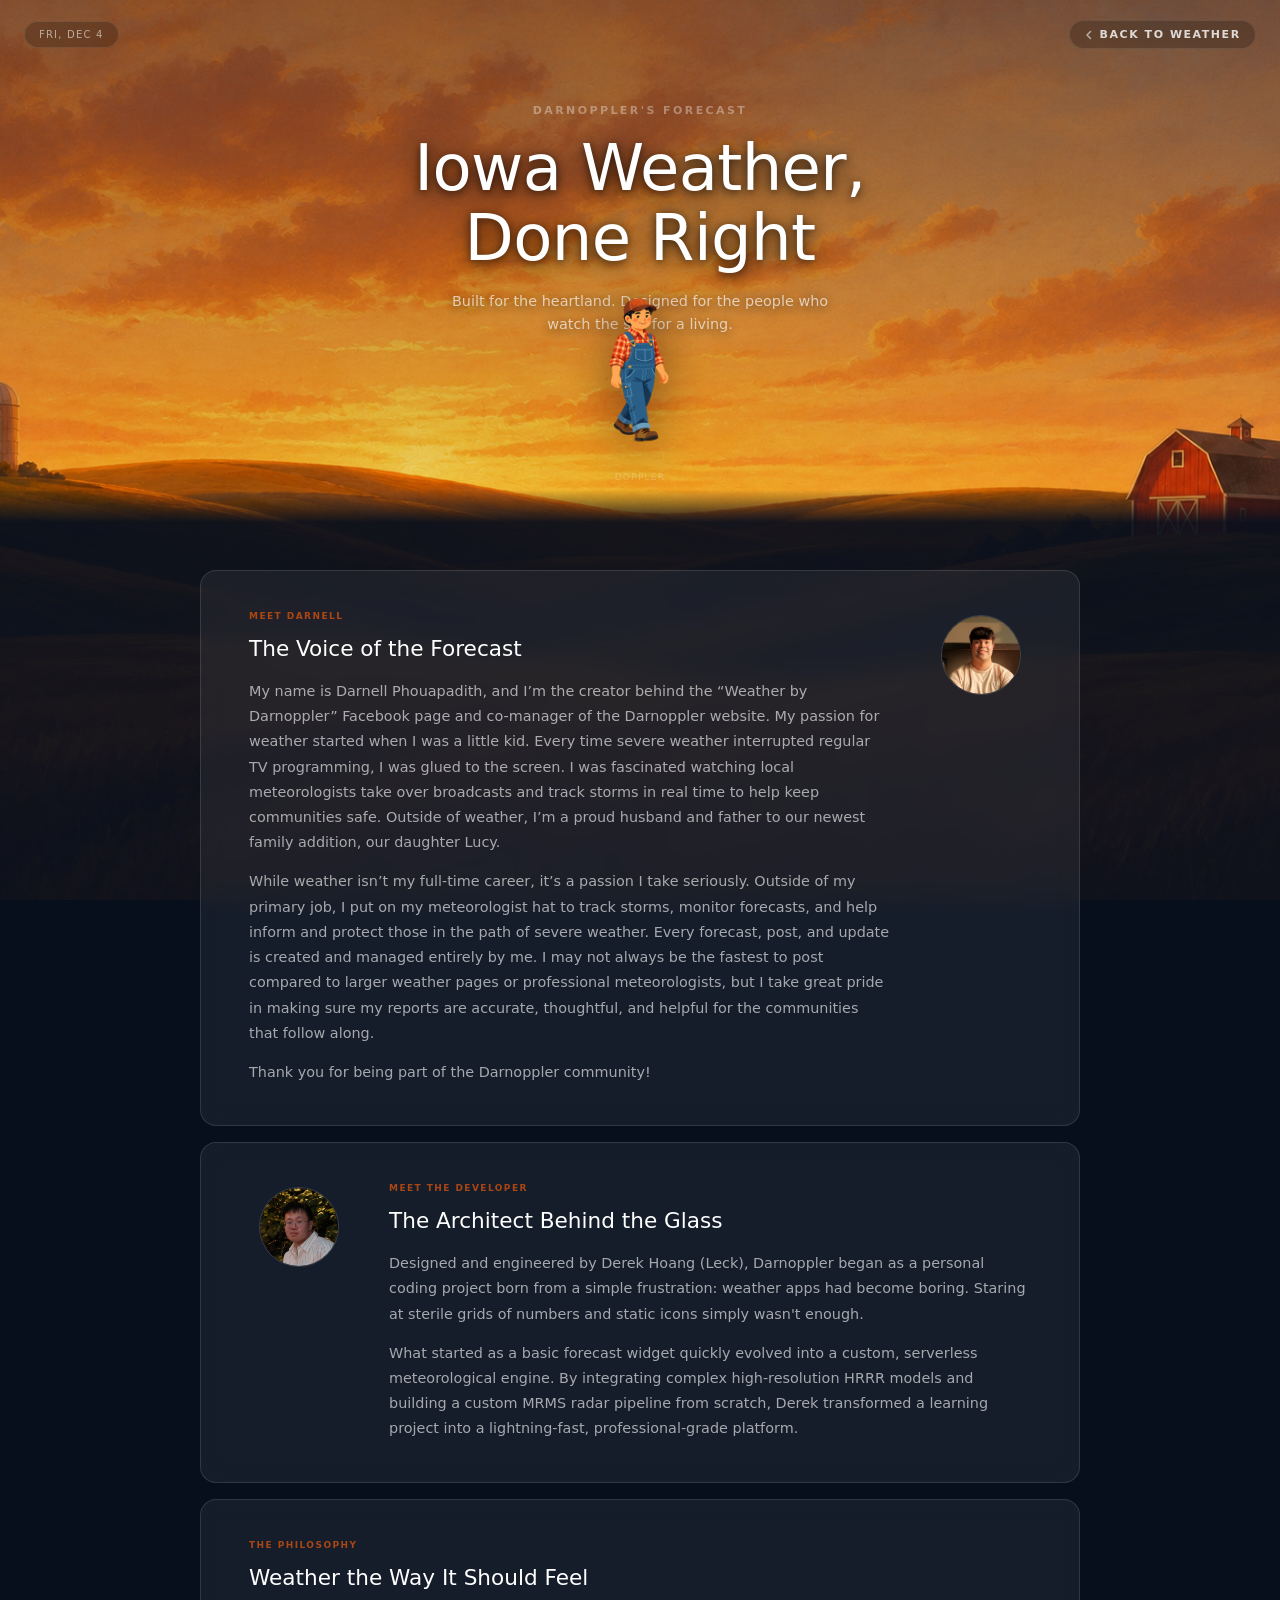
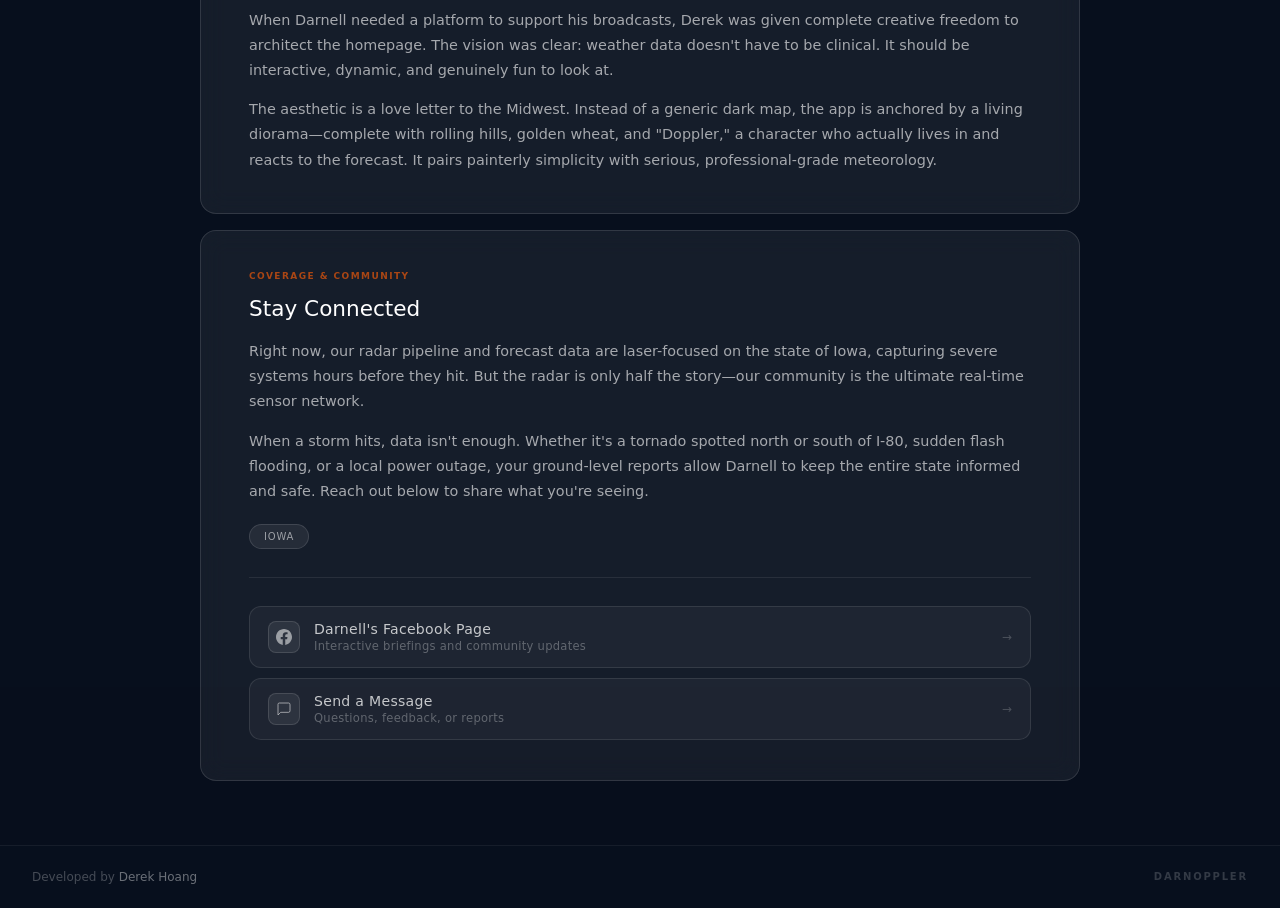
<file: about/index.html>
<!DOCTYPE html>
<html lang="en">
<head>
  <meta charset="UTF-8">
  <meta name="viewport" content="width=device-width, initial-scale=1.0">
  <title>About · Darnoppler's Forecast</title>
  <link rel="icon" type="image/x-icon" href="../img/darnoppler_mascot.jpg">
  <style>
    /* ── RESET ─────────────────────────────────────────────────────── */
    *, *::before, *::after {
      margin: 0;
      padding: 0;
      box-sizing: border-box;
    }

    /* ── VARIABLES ─────────────────────────────────────────────────── */
    :root {
      --navy:         #1a2e4a;
      --blue:         #3b82f6;
      --blue-light:   #60a5fa;
      --white:        #ffffff;
      --glass-bg:     rgba(255, 255, 255, 0.06);
      --glass-border: rgba(255, 255, 255, 0.12);

      --z-background: 10;
      --z-ui:         30;
      --z-header:    100;

      /* Dynamic kicker color — overwritten by JS on load */
      --time-kicker: rgba(255, 248, 220, 0.95);
    }

    /* ── BODY ──────────────────────────────────────────────────────── */
    body {
      font-family: system-ui, -apple-system, BlinkMacSystemFont, "Segoe UI", sans-serif;
      background-color: #030a14;
      min-height: 100vh;
      color: white;
      overflow-x: hidden;
    }

    html {
      scrollbar-width: thin;
      scrollbar-color: rgba(255,255,255,0.1) transparent;
    }
    html::-webkit-scrollbar { width: 6px; }
    html::-webkit-scrollbar-thumb { background: rgba(255,255,255,0.1); border-radius: 10px; }
    html::-webkit-scrollbar-track { background: transparent; }

    /* ── BACKGROUND WORLD ─────────────────────────────────────────── */
    .bg-world {
      position: fixed;
      inset: 0;
      z-index: var(--z-background);
      overflow: hidden;
      pointer-events: none;
    }

    .bg-image {
      position: absolute;
      inset: 0;
      background-size: cover;
      background-position: center bottom;
      background-repeat: no-repeat;
      transition: opacity 2s ease-in-out;
    }

    .bg-image.day     { background-image: url('../img/bg-day.png'); }
    .bg-image.night   { background-image: url('../img/bg-night.png'); }
    .bg-image.morning { background-image: url('../img/bg-morning.png'); }
    .bg-image.evening { background-image: url('../img/bg-evening.png'); }

    .bg-overlay {
      position: absolute;
      inset: 0;
      transition: background 2s ease-in-out;
    }

    .bg-overlay.day {
      background: linear-gradient(180deg,
        rgba(10,60,120,0.15) 0%,
        rgba(20,80,140,0.05) 40%,
        transparent 70%
      );
    }
    .bg-overlay.night {
      background: linear-gradient(180deg,
        rgba(0,5,30,0.35) 0%,
        rgba(0,10,40,0.15) 50%,
        transparent 80%
      );
    }
    .bg-overlay.morning {
      background: linear-gradient(180deg,
        rgba(80,30,0,0.2) 0%,
        rgba(120,60,0,0.05) 50%,
        transparent 75%
      );
    }
    .bg-overlay.evening {
      background: linear-gradient(180deg,
        rgba(120,50,0,0.25) 0%,
        rgba(100,40,0,0.08) 50%,
        transparent 75%
      );
    }

    /* ── PAGE CONTAINER ───────────────────────────────────────────── */
    .page {
      position: relative;
      z-index: var(--z-ui);
      width: 100%;
      min-height: 100vh;
      display: flex;
      flex-direction: column;
    }

    /* ── TOP BAR ──────────────────────────────────────────────────── */
    .about-topbar {
      position: fixed;
      top: 0;
      left: 0;
      right: 0;
      z-index: var(--z-header);
      display: flex;
      align-items: center;
      justify-content: space-between;
      padding: 20px 24px;
      gap: 12px;
    }

    .topbar-date {
      font-size: 10px;
      color: rgba(255,255,255,0.55);
      letter-spacing: 0.12em;
      text-transform: uppercase;
      background: rgba(0,0,0,0.22);
      backdrop-filter: blur(8px);
      -webkit-backdrop-filter: blur(8px);
      padding: 7px 14px;
      border-radius: 20px;
      white-space: nowrap;
      border: 0.5px solid rgba(255,255,255,0.1);
    }

    .topbar-back {
      font-size: 11px;
      font-weight: 600;
      color: rgba(255,255,255,0.8);
      letter-spacing: 0.14em;
      text-transform: uppercase;
      background: rgba(0,0,0,0.22);
      backdrop-filter: blur(8px);
      -webkit-backdrop-filter: blur(8px);
      padding: 7px 14px;
      border-radius: 20px;
      white-space: nowrap;
      border: 0.5px solid rgba(255,255,255,0.1);
      text-decoration: none;
      transition: opacity 0.2s ease, background 0.2s ease;
      display: flex;
      align-items: center;
      gap: 6px;
    }

    .topbar-back:hover {
      opacity: 0.7;
      background: rgba(0,0,0,0.4);
    }

    .topbar-back svg {
      width: 10px;
      height: 10px;
      opacity: 0.7;
    }

    /* ── HERO SECTION ─────────────────────────────────────────────── */
    .about-hero {
      display: flex;
      flex-direction: column;
      align-items: center;
      justify-content: flex-start;
      padding: calc(64px + 40px) 24px 0;
      text-align: center;
      height: 58vh;
      min-height: 420px;
      position: relative;
    }

    /* Scrim behind the hero text */
    .about-hero::before {
      content: '';
      position: absolute;
      inset: 0;
      background: linear-gradient(180deg,
        rgba(0,0,0,0.28) 0%,
        rgba(0,0,0,0.12) 55%,
        transparent 100%
      );
      pointer-events: none;
    }

    .hero-wordmark {
      font-size: 11px;
      font-weight: 600;
      letter-spacing: 0.22em;
      text-transform: uppercase;
      color: rgba(255,255,255,0.35);
      margin-bottom: 16px;
      position: relative;
    }

    .hero-title {
      font-size: clamp(2.4rem, 6vw, 4rem);
      font-weight: 200;
      color: white;
      letter-spacing: -0.01em;
      line-height: 1.1;
      text-shadow: 0px 4px 24px rgba(0,0,0,0.8), 0 2px 8px rgba(0,0,0,0.6);
      margin-bottom: 16px;
      position: relative;
    }

    .hero-subtitle {
      font-size: 0.9rem;
      font-weight: 300;
      color: rgba(255,255,255,0.65);
      max-width: 400px;
      line-height: 1.6;
      text-shadow: 0 2px 12px rgba(0,0,0,0.7);
      position: relative;
    }

    /* ── MASCOT ───────────────────────────────────────────────────── */
    .mascot-wrap {
      position: absolute;
      bottom: 40px;
      left: 50%;
      transform: translateX(-50%);
      display: flex;
      flex-direction: column;
      align-items: center;
      gap: 8px;
      animation: mascotFloat 4s ease-in-out infinite;
    }

    @keyframes mascotFloat {
      0%, 100% { transform: translateX(-50%) translateY(0px); }
      50%       { transform: translateX(-50%) translateY(-8px); }
    }

    .mascot-wrap img {
      width: 120px;
      height: auto;
      filter: drop-shadow(0 8px 24px rgba(0,0,0,0.45));
    }

    .mascot-label {
      font-size: 9px;
      color: rgba(255,255,255,0.25);
      letter-spacing: 0.14em;
      text-transform: uppercase;
    }

    /* ── DARK CONTENT AREA ────────────────────────────────────────── */
    .about-content {
      background: rgba(8,16,30,0.92);
      flex: 1;
      padding: 48px 24px 64px;
      position: relative;
    }

    /* Short feather at the seam */
    .about-content::before {
      content: '';
      position: absolute;
      top: -32px;
      left: 0;
      right: 0;
      height: 32px;
      background: linear-gradient(to top, rgba(8,16,30,0.92) 0%, transparent 100%);
      pointer-events: none;
    }

    .content-inner {
      max-width: 880px;
      margin: 0 auto;
      display: flex;
      flex-direction: column;
      gap: 16px;
    }

    /* ── GLASS CARDS ──────────────────────────────────────────────── */
    .about-card {
      background: rgba(255,255,255,0.06);
      backdrop-filter: blur(12px);
      -webkit-backdrop-filter: blur(12px);
      border: 0.5px solid rgba(255,255,255,0.12);
      border-radius: 16px;
      padding: 40px 48px;
      opacity: 0;
      transform: translateY(16px);
      transition: opacity 0.5s ease, transform 0.5s ease;
    }

    .about-card.visible {
      opacity: 1;
      transform: translateY(0);
    }

    .card-eyebrow {
      font-size: 9px;
      font-weight: 600;
      letter-spacing: 0.16em;
      text-transform: uppercase;
      color: var(--time-kicker, rgba(255,248,220,0.95));
      margin-bottom: 14px;
      transition: color 2s ease;
    }

    .card-title {
      font-size: 1.35rem;
      font-weight: 300;
      color: white;
      margin-bottom: 16px;
      line-height: 1.3;
    }

    .card-body {
      font-size: 0.9rem;
      font-weight: 300;
      color: rgba(255,255,255,0.62);
      line-height: 1.75;
    }

    .card-body p { line-height: 1.75; }
    .card-body p + p { margin-top: 14px; }

    /* ── PERSON CARD LAYOUT (shared Darnell + Derek) ──────────────── */
    .person-card {
      display: grid;
      gap: 40px;
      align-items: start;
    }

    /* Darnell: text left, avatar right */
    .person-card.avatar-right {
      grid-template-columns: 1fr auto;
    }

    /* Derek: avatar left, text right */
    .person-card.avatar-left {
      grid-template-columns: auto 1fr;
    }

    .person-avatar-col {
      display: flex;
      align-items: flex-start;
      justify-content: center;
      width: 100px;
      padding-top: 4px;
    }

    .person-avatar {
      width: 80px;
      height: 80px;
      border-radius: 50%;
      object-fit: cover;
      border: 1.5px solid rgba(255,255,255,0.15);
      flex-shrink: 0;
    }

    .person-avatar-fallback {
      width: 80px;
      height: 80px;
      border-radius: 50%;
      background: rgba(255,255,255,0.08);
      border: 1.5px solid rgba(255,255,255,0.12);
      display: flex;
      align-items: center;
      justify-content: center;
      flex-shrink: 0;
    }

    .person-avatar-fallback svg {
      width: 36px;
      height: 36px;
      opacity: 0.3;
    }

    /* ── COVERAGE PILLS ───────────────────────────────────────────── */
    .coverage-states {
      margin-top: 20px;
      display: flex;
      flex-wrap: wrap;
      gap: 8px;
    }

    .state-pill {
      font-size: 10px;
      font-weight: 500;
      letter-spacing: 0.08em;
      text-transform: uppercase;
      color: rgba(255,255,255,0.55);
      background: rgba(255,255,255,0.07);
      border: 0.5px solid rgba(255,255,255,0.12);
      border-radius: 20px;
      padding: 6px 14px;
    }

    /* ── CARD DIVIDER ─────────────────────────────────────────────── */
    .card-divider {
      height: 0.5px;
      background: rgba(255,255,255,0.08);
      margin: 28px 0;
    }

    /* ── CONTACT LINKS ────────────────────────────────────────────── */
    .contact-links {
      display: flex;
      flex-direction: column;
      gap: 10px;
    }

    .contact-link {
      display: flex;
      align-items: center;
      gap: 14px;
      padding: 14px 18px;
      background: rgba(255,255,255,0.04);
      border: 0.5px solid rgba(255,255,255,0.1);
      border-radius: 12px;
      text-decoration: none;
      color: rgba(255,255,255,0.75);
      font-size: 0.88rem;
      font-weight: 300;
      letter-spacing: 0.02em;
      transition: background 0.2s ease, border-color 0.2s ease, color 0.2s ease;
    }

    .contact-link:hover {
      background: rgba(255,255,255,0.09);
      border-color: rgba(255,255,255,0.2);
      color: white;
    }

    .contact-link-icon {
      width: 32px;
      height: 32px;
      border-radius: 8px;
      background: rgba(255,255,255,0.07);
      border: 0.5px solid rgba(255,255,255,0.12);
      display: flex;
      align-items: center;
      justify-content: center;
      flex-shrink: 0;
    }

    .contact-link-icon svg {
      width: 16px;
      height: 16px;
      opacity: 0.7;
    }

    .contact-link-label { flex: 1; }

    .contact-link-sub {
      display: block;
      font-size: 0.72rem;
      color: rgba(255,255,255,0.3);
      margin-top: 2px;
    }

    .contact-link-arrow {
      font-size: 0.75rem;
      color: rgba(255,255,255,0.2);
    }

    /* ── FOOTER ───────────────────────────────────────────────────── */
    .about-footer {
      background: rgba(8,16,30,0.97);
      border-top: 0.5px solid rgba(255,255,255,0.06);
      padding: 24px 32px;
      display: flex;
      align-items: center;
      justify-content: space-between;
      gap: 16px;
    }

    .footer-credit {
      font-size: 0.75rem;
      color: rgba(255,255,255,0.25);
    }

    .footer-credit a {
      color: rgba(255,255,255,0.4);
      text-decoration: none;
      transition: color 0.2s ease;
    }

    .footer-credit a:hover { color: rgba(255,255,255,0.65); }

    .footer-wordmark {
      font-size: 10px;
      font-weight: 600;
      letter-spacing: 0.18em;
      text-transform: uppercase;
      color: rgba(255,255,255,0.18);
    }

    @media (max-width: 600px) {
      .about-card { padding: 24px 20px; }

      /* Stack photo above text instead of hiding it */
      .person-card {
        grid-template-columns: 1fr !important;
      }
      .person-avatar-col {
        display: flex;
        justify-content: center;
        margin-bottom: 8px;
      }

      /* Shrink avatar on mobile */
      .person-avatar-col img {
        width: 80px;
        height: 80px;
      }

      /* More hero height to prevent Doppler overlap */
      .about-hero {
        padding-top: calc(64px + 20px);
        height: 70vh;
        min-height: 460px;
      }

      /* Smaller mascot on SE */
      .mascot-wrap img {
        width: 80px;
      }

      .hero-title { font-size: 2rem; }
      .about-footer { flex-direction: column; text-align: center; gap: 8px; }
    }
    
  </style>
</head>
<body>

<!-- BACKGROUND WORLD -->
<div class="bg-world" id="bg-world">
  <div class="bg-image" id="bg-image"></div>
  <div class="bg-overlay" id="bg-overlay"></div>
</div>

<div class="page">

  <!-- TOP BAR -->
  <div class="about-topbar">
    <div class="topbar-date" id="about-date">--</div>
    <a href="../index.html" class="topbar-back">
      <svg viewBox="0 0 10 10" fill="none" xmlns="http://www.w3.org/2000/svg">
        <path d="M6.5 1.5L3 5l3.5 3.5" stroke="currentColor" stroke-width="1.5" stroke-linecap="round" stroke-linejoin="round"/>
      </svg>
      Back to Weather
    </a>
  </div>

  <!-- HERO -->
  <section class="about-hero">
    <div class="hero-wordmark">Darnoppler's Forecast</div>
    <h1 class="hero-title">Iowa Weather,<br>Done Right</h1>
    <p class="hero-subtitle">Built for the heartland. Designed for the people who watch the sky for a living.</p>

    <!-- Doppler pinned to horizon -->
    <div class="mascot-wrap">
      <img src="../img/doppler-base.png" alt="Doppler the farmer mascot" onerror="this.style.opacity='0'">
      <span class="mascot-label">Doppler</span>
    </div>
  </section>

  <!-- DARK CONTENT AREA -->
  <div class="about-content">
    <div class="content-inner">

      <!-- ── CARD 1: THE BROADCASTER ── avatar RIGHT ────────────── -->
      <div class="about-card" id="card-darnell">
        <div class="person-card avatar-right">
          <div>
            <div class="card-eyebrow">Meet Darnell</div>
            <h2 class="card-title">The Voice of the Forecast</h2>
            <div class="card-body">
              <p>My name is Darnell Phouapadith, and I’m the creator behind the “Weather by Darnoppler” Facebook page and co-manager of the Darnoppler website. 
                My passion for weather started when I was a little kid. Every time severe weather interrupted regular TV programming, I was glued to the screen. 
                I was fascinated watching local meteorologists take over broadcasts and track storms in real time to help keep communities safe. Outside of weather, 
                I’m a proud husband and father to our newest family addition, our daughter Lucy.</p>
              <p>While weather isn’t my full-time career, it’s a passion I take seriously. Outside of my primary job, I put on my meteorologist hat to track storms, 
                monitor forecasts, and help inform and protect those in the path of severe weather. Every forecast, post, and update is created and managed entirely by me. 
                I may not always be the fastest to post compared to larger weather pages or professional meteorologists, but I take great pride in making sure my reports are accurate, 
                thoughtful, and helpful for the communities that follow along.</p>
              <p>Thank you for being part of the Darnoppler community!</p>
            </div>
          </div>
          <div class="person-avatar-col">
            <img
              src="../img/darnell.jpg"
              alt="Darnell"
              class="person-avatar"
              onerror="this.style.display='none'; this.nextElementSibling.style.display='flex';"
            >
            <div class="person-avatar-fallback" style="display:none;" aria-hidden="true">
              <svg viewBox="0 0 24 24" fill="none"><circle cx="12" cy="8" r="4" stroke="white" stroke-width="1.5"/><path d="M4 20c0-4 3.582-7 8-7s8 3 8 7" stroke="white" stroke-width="1.5" stroke-linecap="round"/></svg>
            </div>
          </div>
        </div>
      </div>

      <!-- ── CARD 2: THE ARCHITECT ── avatar LEFT ───────────────── -->
      <div class="about-card" id="card-derek">
        <div class="person-card avatar-left">
          <div class="person-avatar-col">
            <img
              src="../img/derek.jpg"
              alt="Derek Hoang"
              class="person-avatar"
              onerror="this.style.display='none'; this.nextElementSibling.style.display='flex';"
            >
            <div class="person-avatar-fallback" style="display:none;" aria-hidden="true">
              <svg viewBox="0 0 24 24" fill="none"><circle cx="12" cy="8" r="4" stroke="white" stroke-width="1.5"/><path d="M4 20c0-4 3.582-7 8-7s8 3 8 7" stroke="white" stroke-width="1.5" stroke-linecap="round"/></svg>
            </div>
          </div>
          <div>
            <div class="card-eyebrow">Meet the Developer</div>
            <h2 class="card-title">The Architect Behind the Glass</h2>
            <div class="card-body">
              <p>Designed and engineered by Derek Hoang (Leck), Darnoppler began as a personal coding project born from a simple frustration: weather apps had become boring. Staring at sterile grids of numbers and static icons simply wasn't enough.</p>
              <p>What started as a basic forecast widget quickly evolved into a custom, serverless meteorological engine. By integrating complex high-resolution HRRR models and building a custom MRMS radar pipeline from scratch, Derek transformed a learning project into a lightning-fast, professional-grade platform.</p>
            </div>
          </div>
        </div>
      </div>

      <!-- ── CARD 3: THE PHILOSOPHY ──────────────────────────────── -->
      <div class="about-card" id="card-philosophy">
        <div class="card-eyebrow">The Philosophy</div>
        <h2 class="card-title">Weather the Way It Should Feel</h2>
        <div class="card-body">
          <p>When Darnell needed a platform to support his broadcasts, Derek was given complete creative freedom to architect the homepage. The vision was clear: weather data doesn't have to be clinical. It should be interactive, dynamic, and genuinely fun to look at.</p>
          <p>The aesthetic is a love letter to the Midwest. Instead of a generic dark map, the app is anchored by a living diorama—complete with rolling hills, golden wheat, and "Doppler," a character who actually lives in and reacts to the forecast. It pairs painterly simplicity with serious, professional-grade meteorology.</p>
        </div>
      </div>

      <!-- ── CARD 4: COVERAGE & COMMUNITY ───────────────────────── -->
      <div class="about-card" id="card-hub">
        <div class="card-eyebrow">Coverage &amp; Community</div>
        <h2 class="card-title">Stay Connected</h2>
        <div class="card-body">
          <p>Right now, our radar pipeline and forecast data are laser-focused on the state of Iowa, capturing severe systems hours before they hit. But the radar is only half the story—our community is the ultimate real-time sensor network.</p>
          <p>When a storm hits, data isn't enough. Whether it's a tornado spotted north or south of I-80, sudden flash flooding, or a local power outage, your ground-level reports allow Darnell to keep the entire state informed and safe. Reach out below to share what you're seeing.</p>
        </div>

        <div class="coverage-states">
          <span class="state-pill">Iowa</span>
        </div>

        <div class="card-divider"></div>

        <div class="contact-links">
          <a href="https://www.facebook.com/profile.php?id=61575352000960" target="_blank" rel="noopener" class="contact-link">
            <div class="contact-link-icon">
              <svg viewBox="0 0 24 24" fill="currentColor"><path d="M24 12.073c0-6.627-5.373-12-12-12s-12 5.373-12 12c0 5.99 4.388 10.954 10.125 11.854v-8.385H7.078v-3.47h3.047V9.43c0-3.007 1.792-4.669 4.533-4.669 1.312 0 2.686.235 2.686.235v2.953H15.83c-1.491 0-1.956.925-1.956 1.874v2.25h3.328l-.532 3.47h-2.796v8.385C19.612 23.027 24 18.062 24 12.073z"/></svg>
            </div>
            <div class="contact-link-label">
              Darnell's Facebook Page
              <span class="contact-link-sub">Interactive briefings and community updates</span>
            </div>
            <span class="contact-link-arrow">→</span>
          </a>
          <a href="https://www.facebook.com/profile.php?id=61575352000960" target="_blank" rel="noopener" class="contact-link">
            <div class="contact-link-icon">
              <svg viewBox="0 0 24 24" fill="none"><path d="M21 15a2 2 0 0 1-2 2H7l-4 4V5a2 2 0 0 1 2-2h14a2 2 0 0 1 2 2z" stroke="currentColor" stroke-width="1.5" stroke-linecap="round" stroke-linejoin="round"/></svg>
            </div>
            <div class="contact-link-label">
              Send a Message
              <span class="contact-link-sub">Questions, feedback, or reports</span>
            </div>
            <span class="contact-link-arrow">→</span>
          </a>
        </div>
      </div>

    </div>
  </div>

  <!-- FOOTER -->
  <footer class="about-footer">
    <div class="footer-credit">
      Developed by <a href="https://derekdhoang.github.io/portfolio/" target="_blank" rel="noopener">Derek Hoang</a>
    </div>
    <div class="footer-wordmark">Darnoppler</div>
  </footer>

</div>

<script>
  // ── TIME-OF-DAY: background + dynamic kicker color ─────────────────
  (function () {
    const bgImage   = document.getElementById('bg-image');
    const bgOverlay = document.getElementById('bg-overlay');
    const dateEl    = document.getElementById('about-date');
    const root      = document.documentElement;

    const kickerColors = {
      morning: 'rgba(251, 191, 36,  0.7)',  // warm amber
      day:     'rgba(59,  130, 246, 0.7)',   // blue
      evening: 'rgba(234, 88,  12,  0.7)',   // burnt orange
      night:   'rgba(99,  102, 241, 0.7)',   // cool indigo
    };

    function getTimeOfDay(h) {
      if (h >= 6  && h < 10) return 'morning';
      if (h >= 10 && h < 17) return 'day';
      if (h >= 17 && h < 20) return 'evening';
      return 'night';
    }

    function applyTheme() {
      const now = new Date();
      const tod = getTimeOfDay(now.getHours());
      bgImage.className   = 'bg-image '   + tod;
      bgOverlay.className = 'bg-overlay ' + tod;
      root.style.setProperty('--time-kicker', kickerColors[tod]);
    }

    function updateDate() {
      const opts = { weekday: 'short', month: 'short', day: 'numeric' };
      dateEl.textContent = new Date().toLocaleDateString('en-US', opts).toUpperCase();
    }

    applyTheme();
    updateDate();
    setInterval(applyTheme, 60 * 1000);
  })();

  // ── CARD SCROLL ANIMATIONS ─────────────────────────────────────────
  (function () {
    const cards = document.querySelectorAll('.about-card');

    if ('IntersectionObserver' in window) {
      const obs = new IntersectionObserver((entries) => {
        entries.forEach((entry) => {
          if (entry.isIntersecting) {
            const idx = Array.from(cards).indexOf(entry.target);
            setTimeout(() => entry.target.classList.add('visible'), idx * 80);
            obs.unobserve(entry.target);
          }
        });
      }, { threshold: 0.08 });

      cards.forEach(card => obs.observe(card));
    } else {
      cards.forEach(card => card.classList.add('visible'));
    }
  })();
</script>

</body>
</html>
</file>
